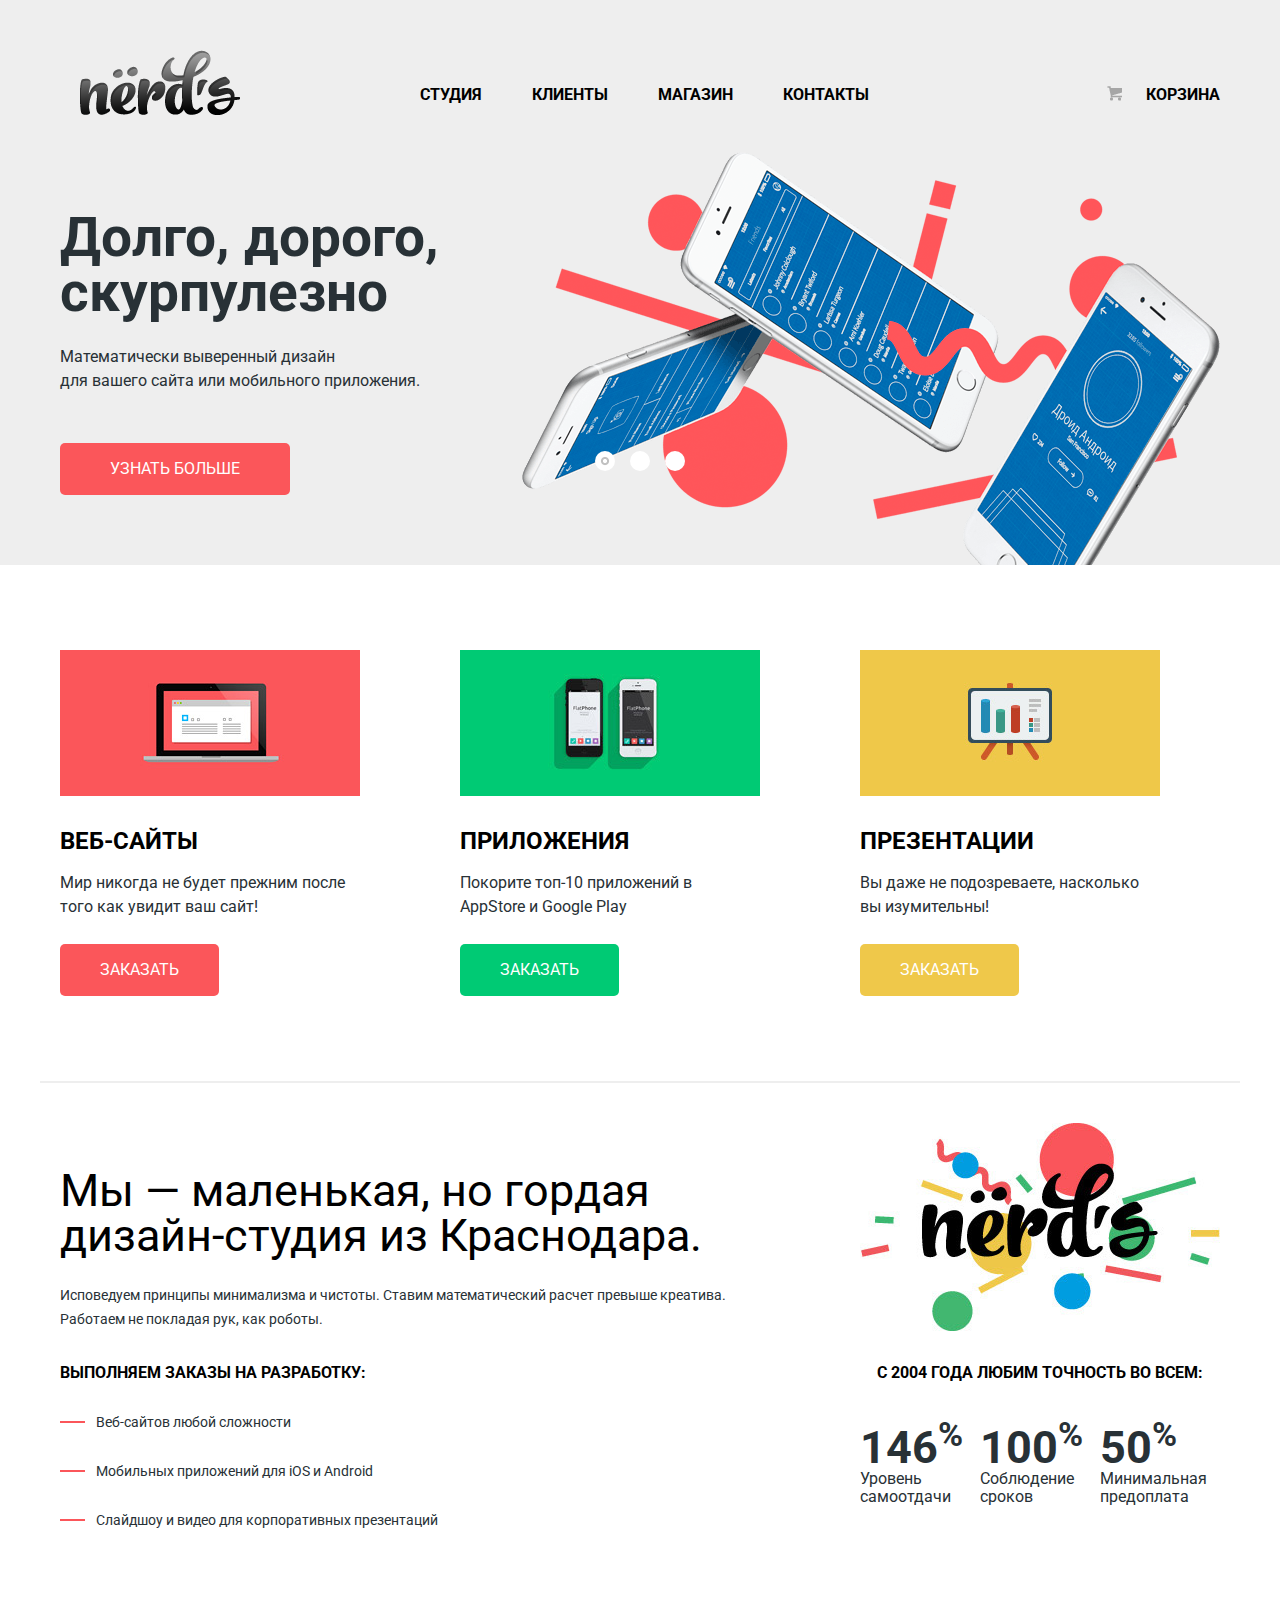
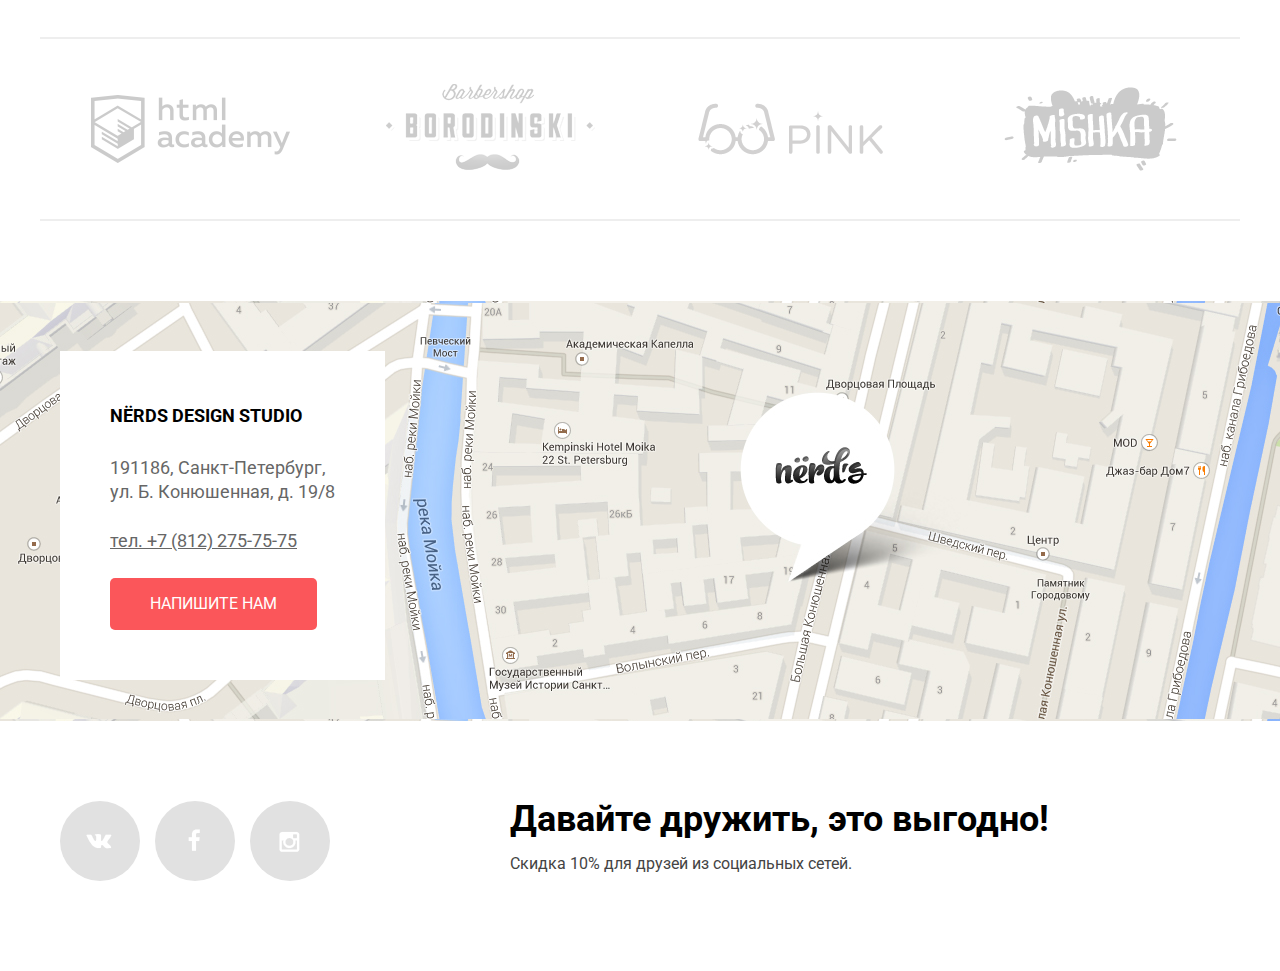
<file: index.html>
<!DOCTYPE html>
<html lang="ru">
  <head>
    <meta charset="utf-8">
    <title>Nerds - дизайн-студия из Краснодара</title>
    <link href="https://fonts.googleapis.com/css?family=Roboto:400,700&amp;subset=cyrillic" rel="stylesheet">
    <link rel="stylesheet" type="text/css" href="css/normailze.css">
    <link rel="stylesheet" type="text/css" href="css/main.css">
  </head>
  <body>
    <header class="main-header">
      <h1 class="visually-hidden">Дизайн-студия Nerds из Краснодара</h1>
      <nav class="main-navigation container clearfix">
        <ul class="site-nav">
          <li class="logolink">
            <span class="visually-hidden">На главную</span>
            <a>
              <img src="img/nerds-logo.png" width="160" height="65" alt="Логотип дизайн-студии из Краснодара Nerds">
            </a>
          </li>
          <li>
            <a href="">Студия</a>
          </li>
          <li>
            <a href="">Клиенты</a>
          </li>
          <li>
            <a href="catalog.html">Магазин</a>
          </li>
          <li>
            <a href="">Контакты</a>
          </li>
        </ul>
        <ul class="user-nav">
          <li class="basket">
            <a href="">Корзина</a>
          </li>
        </ul>
      </nav>
    </header>
    <main>
      <div class="section-features">
        <section class="custom-slider-1 container">
          <h2 class="visually-hidden">Преимущества студии</h2>
          <input type="radio" name="features" id="slide-1" checked>
          <input type="radio" name="features" id="slide-2">
          <input type="radio" name="features" id="slide-3">
          <ul class="slides">
            <li class="slide">
              <h3 class="title">Долго, дорого,<br> скурпулезно</h3>
              <p>Математически выверенный дизайн<br> для вашего сайта или мобильного приложения.</p>
              <a href="" class="btn"><span>Узнать больше</span></a>
            </li>
            <li class="slide">
              <h3 class="title">Любим математику<br> как никто другой</h3>
              <p>Математически выверенный дизайн<br> для вашего сайта или мобильного приложения.</p>
              <a href="" class="btn"><span>Узнать больше</span></a>
            </li>
            <li class="slide">
              <h3 class="title">Только ночь,<br> только хардкор</h3>
              <p>Работать днем, как все? Мы против этого.<br>
              Ближе к полуночи работа только начинается.</p>
              <a href="" class="btn"><span>Узнать больше</span></a>
            </li>
          </ul>
          <div class="toggles">
            <label for="slide-1">1 преимущество</label>
            <label for="slide-2">2 преимущество</label>
            <label for="slide-3">3 преимущество</label>
          </div>

        </section>
      </div>
      
      <section class="section-order container">
        <h2 class="visually-hidden">Сделать заказ:</h2>
        <ul class="list-order">
          <li>
            <img src="img/illustration-1.jpg" width="300" height="146" alt="Иллюстрация веб-сайты">
            <h3 class="title">Веб-сайты</h3>
            <p>Мир никогда не будет прежним после того как увидит ваш сайт!</p>
            <a class="btn" href="">Заказать</a>
          </li>
          <li>
            <img src="img/illustration-2.jpg" width="300" height="146" alt="Иллюстрация веб-сайты">
            <h3 class="title">Приложения</h3>
            <p>Покорите топ-10 приложений в AppStore и Google Play</p>
            <a class="btn btn-green" href="">Заказать</a>
          </li>
          <li>
            <img src="img/illustration-3.jpg" width="300" height="146" alt="Иллюстрация веб-сайты">
            <h3 class="title">Презентации</h3>
            <p>Вы даже не подозреваете, насколько вы изумительны!</p>
            <a class="btn btn-yellow" href="">Заказать</a>
          </li>
        </ul>
      </section>
      
      <section class="custom-columns-1 section-about container clearfix">
        <div class="column-left">
          <h2 class="visually-hidden">О нас</h2>
          <p class="title">Мы — маленькая, но гордая дизайн-студия из Краснодара.</p>
          <p>Исповедуем принципы минимализма и чистоты. Ставим математический расчет превыше креатива. Работаем не покладая рук, как роботы.</p>
        </div>
        <div class="column-right">
          <img src="img/nerds-illustration.jpg" width="360" height="208" alt="Иллюстрация с логотипом дизайн-студии из Краснодара Nerds">
        </div>
      </section>
      
      <div class="section-whatwedo custom-columns-1 clearfix container">
        <section class="column-left">
          <h2 class="title">Выполняем заказы на разработку:</h2>
          <ul class="custom-list-1">
            <li>Веб-сайтов любой сложности</li>
            <li>Мобильных приложений для iOS и Android</li>
            <li>Слайдшоу и видео для корпоративных презентаций</li>
          </ul>
        </section>
        <section class="column-right">
          <h2 class="visually-hidden">Наша статистика</h2>
          <table class="custom-table-1">
            <caption>С 2004 года любим точность во всем:</caption>
            <tr class="values">
              <td>146<sup>%</sup></td>
              <td>100<sup>%</sup></td>
              <td>50<sup>%</sup></td>
            </tr>
            <tr class="fields">
              <td>Уровень<br> самоотдачи</td>
              <td>Соблюдение<br> сроков</td>
              <td>Минимальная<br> предоплата</td>
            </tr>
          </table>
        </section>
      </div>
        
      <section class="section-clients container">
        <h2 class="visually-hidden">Наши клиенты</h2>
        <ul class="custom-list-2">
          <li>
            <a class="btn-client btn-client-htmlacademy" href="">HTMLACADEMY</a>
          </li>
          <li>
            <a class="btn-client btn-client-borodinky" href="">Барбершоп «Бородинский»</a>
          </li>
          <li>
            <a class="btn-client btn-client-pink" href="">Pink</a>
          </li>
          <li>
            <a class="btn-client btn-client-mishka" href="">Mishka</a>
          </li>
        </ul>
      </section>
    </main>

    <footer class="main-footer">
      <div class="container">
        <section class="section-contact">
          <h2 class="visually-hidden">Контакты</h2>
          <h3 class="visually-hidden">Название нашей дизайн-студии</h3>
          <p class="title">Nёrds design studio</p>
          <h3 class="visually-hidden">Адрес</h3>
          <p>191186, Санкт-Петербург,<br>
             ул. Б. Конюшенная, д. 19/8</p>
          <h3 class="visually-hidden">Телефон</h3>
          <p><a class="btn-tel" href="tel:">тел. +7 (812) 275-75-75</a></p>
          <a class="btn js-open-modal-content-message" href="login.html">Напишите нам</a>
        </section>
      </div>
      <div class="map" id="googlemap"></div>         
      <section class="container clearfix section-social">
        <h2 class="visually-hidden">Мы в социальных сетях</h2>
        <ul>
          <li>
            <a class="btn-social btn-social-vk" href=""><span>Вконтакте</span></a>
          </li>
          <li>
            <a class="btn-social btn-social-fb" href=""><span>Фейсбук</span></a>
          </li>
          <li>
            <a class="btn-social btn-social-inst" href=""><span>Инстаграмм</span></a>
          </li>
        </ul>
        <p class="text-big">Давайте дружить, это выгодно!</p>
        <p>Скидка 10% для друзей из социальных сетей.</p>
      </section>
    </footer>
    
    <section class="modal-content-message">
      <button type="button" class="modal-content-close">Закрыть</button>
      <h2 class="title">Напишите нам</h2>
      <form class="form-message" action="" method="post">
        <p class="small">
          <label for="name">Ваше имя:</label>
          <input id="email" type="text" name="name" placeholder="Представьтесь, пожалуйста">
        </p>
        <p class="small">
          <label for="email">Ваш e-mail:</label>
          <input id="email" type="text" name="email" placeholder="Для отправки ответа">
        </p>
        <p class="big">
          <label for="text">Текст письма:</label>
          <textarea id="text" name="text" placeholder="В свободной форме" rows="7"></textarea>
        </p>
        <button class="btn-submit" type="submit"><span></span>Отправить</button>
      </form>
    </section>
    <div class="overflow"></div>
    
    <script src="js/main.js"></script>
    
  </body>
</html>
</file>
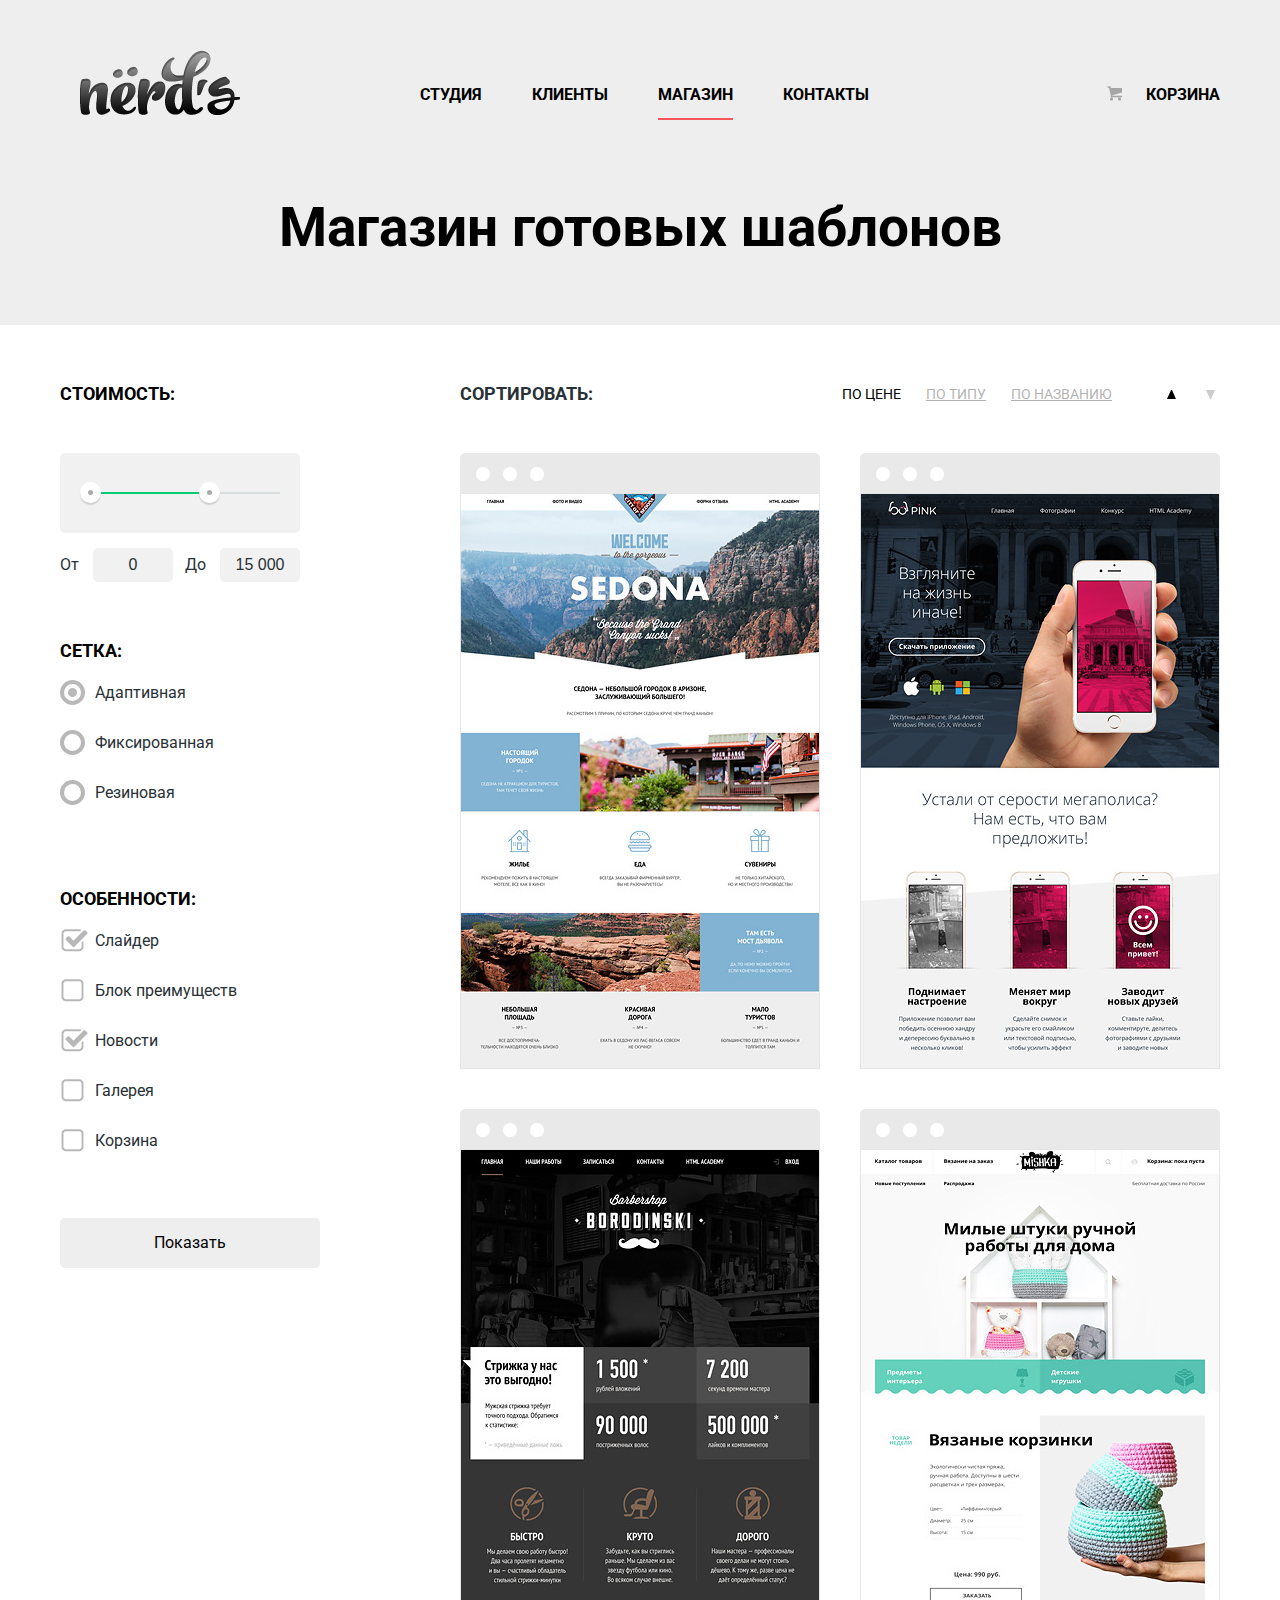
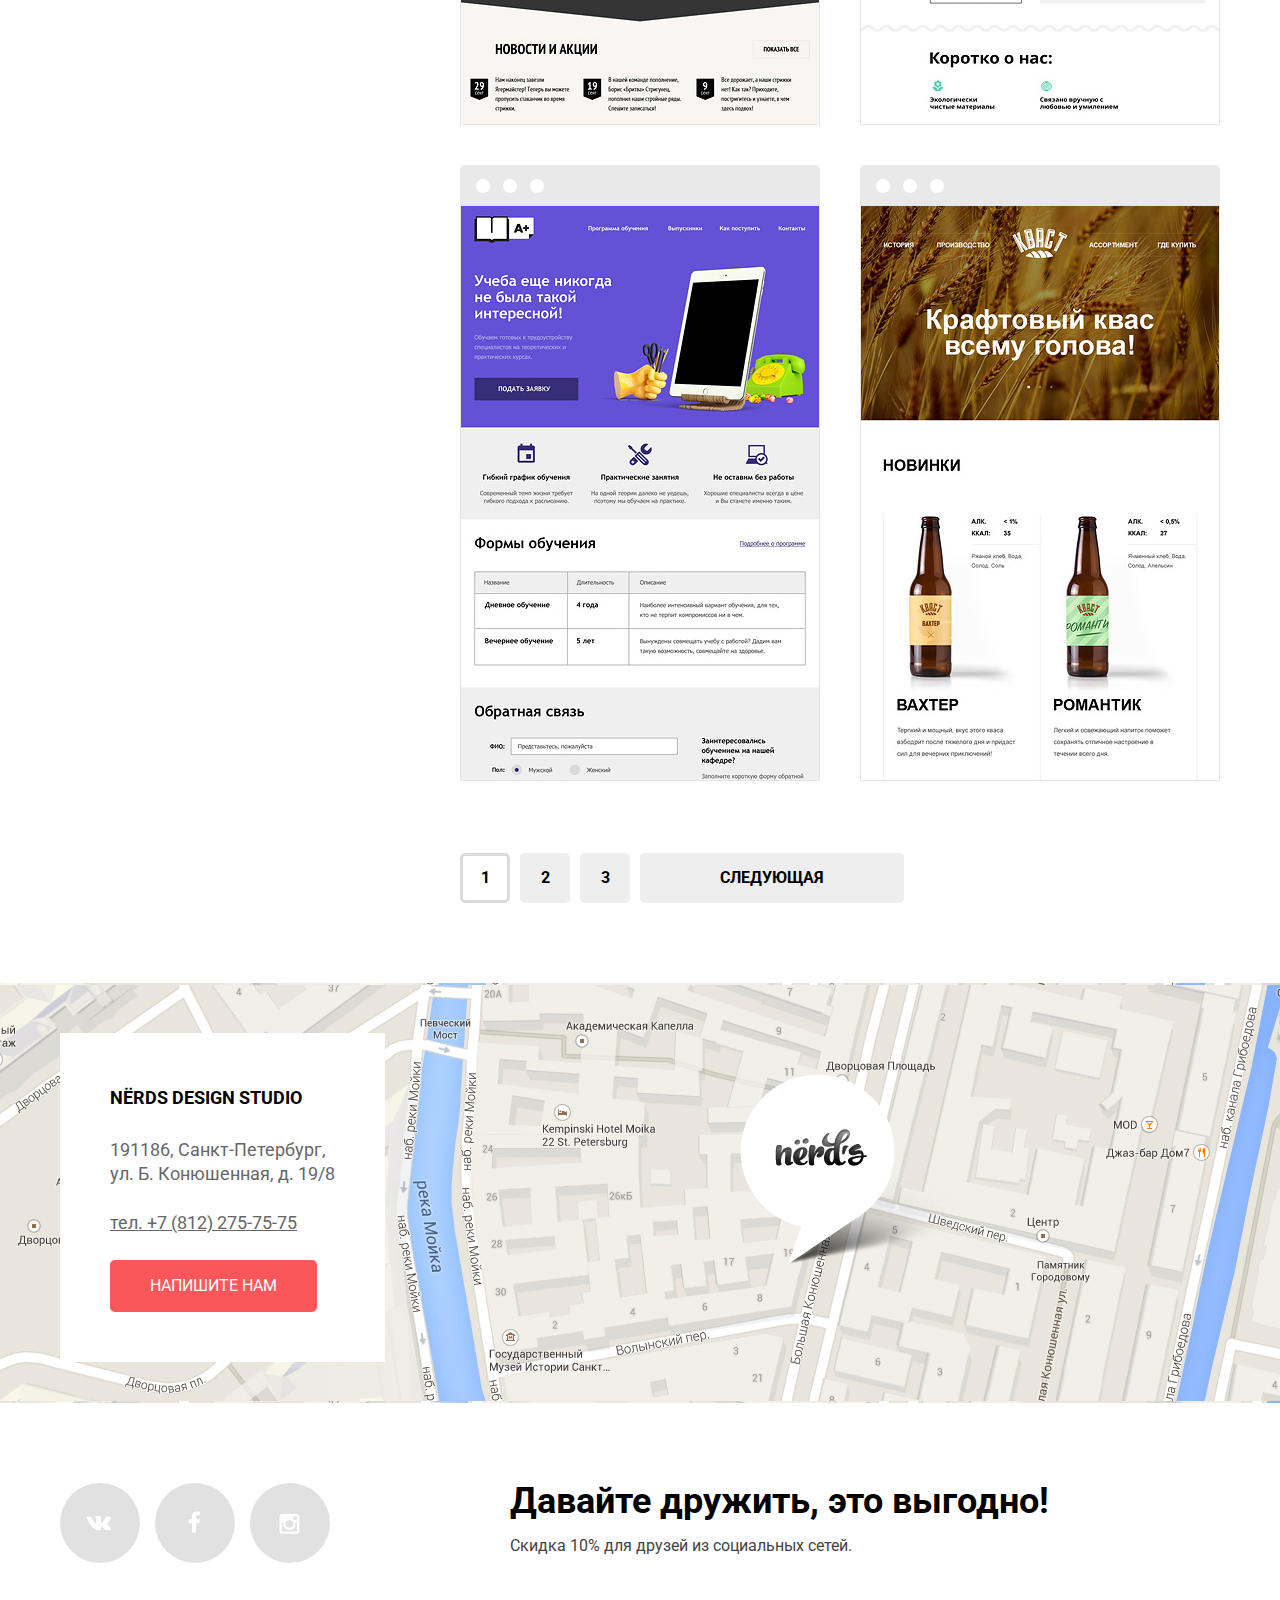
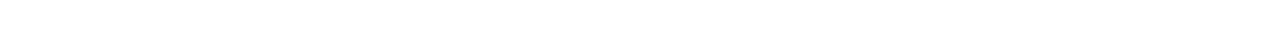
<file: catalog.html>
<!DOCTYPE html>
<html lang="ru">
  <head>
    <meta charset="utf-8">
    <title>Каталог макетов в дизайн-студии Nerds</title>
    <link href="https://fonts.googleapis.com/css?family=Roboto:400,700&amp;subset=cyrillic" rel="stylesheet">
    <link rel="stylesheet" type="text/css" href="css/normailze.css">
    <link rel="stylesheet" type="text/css" href="css/main.css">

  </head>
  <body class="page-catalog">
    <header class="main-header">
      <nav class="main-navigation container clearfix">
        <ul class="site-nav">
          <li class="logolink">
            <a href="index.html">
              <img src="img/nerds-logo.png" alt="Логотип дизайн-студии из Краснодара Nerds">
            </a>
          </li>
          <li>
            <a href="">Студия</a>
          </li>
          <li>
            <a href="">Клиенты</a>
          </li>
          <li class="current">
            <a>Магазин</a>
          </li>
          <li>
            <a href="">Контакты</a>
          </li>
        </ul>
        <ul class="user-nav">
          <li class="basket">
            <a href="">Корзина</a>
          </li>
        </ul>
      </nav>
    </header>
    <main>
      <section class="big-heading">
        <div class="conatiner">
          <h1 class="title">Магазин готовых шаблонов</h1>          
        </div>
      </section>
      
      <div class="container catalog-columns clearfix">
        <div class="column-left">
          <form class="catalog-form" action="" method="get">
            <fieldset>
              <legend>Стоимость:</legend>
              <div class="range-filter">
                <div class="range-controls">
                  <div class="scale">
                    <div class="bar" style="width: 70%;">
                      <div class="toggle min-toggle"></div>
                      <div class="toggle max-toggle"></div>
                    </div>
                  </div>
                </div>
                <div class="price-controls clearfix">
                  <label class="min-price">
                    От
                    <input type="text" value="0" name="min-price">   
                  </label>
                  <label class="max-price">
                    До
                    <input type="text" value="15 000" name="max-price">   
                  </label>
                </div>
              </div>
            </fieldset>
            <fieldset>
              <legend>Сетка:</legend>
              <p>
                <label for="adaptive">Адаптивная</label>
                <input id="adaptive" type="radio" name="adaptivity" value="adaptive" checked class="visually-hidden">
                <label class="radio-indicator" for="adaptive"></label>
              </p>
              <p>
                <label for="fixed">Фиксированная</label>
                <input id="fixed" type="radio" name="adaptivity" value="fixed" class="visually-hidden">
                <label class="radio-indicator" for="fixed"></label>
              </p>
              <p>
                <label for="responsive">Резиновая</label>
                <input id="responsive" type="radio" name="adaptivity" value="responsive" class="visually-hidden">
                <label class="radio-indicator" for="responsive"></label>
              </p>
            </fieldset>
            <fieldset>
              <legend>Особенности:</legend>
              <p>
                <label for="slider">Слайдер</label>
                <input id="slider" type="checkbox" name="features" value="slider" checked class="visually-hidden">
                <label for="slider" class="checkbox-indicator"></label>
              </p>
              <p>
                <label for="features-block">Блок преимуществ</label>
                <input id="features-block" type="checkbox" name="features" value="features-block" class="visually-hidden">
                <label for="features-block" class="checkbox-indicator"></label>
              </p>
              <p>
                <label for="news">Новости</label>
                <input id="news" type="checkbox" name="features" value="news" checked class="visually-hidden">
                <label for="news" class="checkbox-indicator"></label>
              </p>
              <p>
                <label for="gallery">Галерея</label>
                <input id="gallery" type="checkbox" name="features" value="gallery" class="visually-hidden">
                <label for="gallery" class="checkbox-indicator"></label>
              </p>
              <p>
                <label for="basket">Корзина</label>
                <input id="basket" type="checkbox" name="features" value="basket" class="visually-hidden">
                <label for="basket" class="checkbox-indicator"></label>
              </p>
            </fieldset>
            <button class="btn-submit" type="submit"><span>Показать</span></button>
          </form>
        </div>
        <div class="column-right">
          <div class="catalog-sort-row clearfix">
            <span class="title">Сортировать:</span>
            <ul class="sort-row-1">
              <li class="checked">
                <a class="lesser" href="" title="По убыванию">По убыванию</a>
              </li>
              <li>
                <a class="bigger" href="" title="По возростанию">По возрастанию</a>
              </li>
            </ul>
            <ul class="sort-row-2">
              <li class="checked">
                <a>По цене</a>
              </li>
              <li>
                <a href="">По типу</a>
              </li>
              <li>
                <a href="">По названию</a>
              </li>
            </ul>
          </div>
          <section class="section-products">
            <h2 class="visually-hidden">Готовые шаблоны:</h2>
            <h2 class="visually-hidden">Готовые шаблоны:</h2>
            <ul class="custom-list-products">
              <li>
                <article class="product-card">
                  <a href="">
                    <img src="img/img-sedona.jpg" alt="Sedona - информационный сайт для туристов">                    
                  </a>
                  <div class="description">
                    <h3 class="title">Sedona</h3>
                    <p><span class="product-category">Информационный сайт</span> для туристов</p>
                    <a class="btn" href=""><span class="visually-hidden">Купить по цене: </span>9 900 руб.</a>
                  </div>
                </article>
              </li>
              <li>
                <article class="product-card">
                  <a href="">
                    <img src="img/img-pink.jpg" alt="Pink app - продуктовый лендинг приложения для iOS и Android">
                  </a>
                  <div class="description">
                    <h3 class="title">Pink app</h3>
                    <p>Продуктовый <span class="product-category">лендинг</span> приложения для iOS и Android</p>
                    <a class="btn" href=""><span class="visually-hidden">Купить по цене: </span>9 900 руб.</a>
                  </div>
                </article>
              </li>
              <li>
                <article class="product-card">
                  <a href="">
                    <img src="img/img-barbershop.jpg" alt="Borodinsky - сайт салона красоты">                    
                  </a>
                  <div class="description">
                    <h3 class="title">Borodinsky</h3>
                    <p><span class="product-category">Сайт салона красоты</span>. Для мужчин, да</p>
                    <a class="btn" href=""><span class="visually-hidden">Купить по цене: </span>9 900 руб.</a>
                  </div>
                </article>
              </li>
              <li>
                <article class="product-card">
                  <a href="">
                    <img src="img/img-mishka.jpg" alt="Mishka - интернет-магазин вязаных игрушек">
                  </a>
                  <div class="description">
                    <h3 class="title">Mishka</h3>
                    <p><span class="product-category">Интернет-магазин</span> вязаных игрушек</p>
                    <a class="btn" href=""><span class="visually-hidden">Купить по цене: </span>9 900 руб.</a>
                  </div>
                </article>
              </li>
              <li>
                <article class="product-card">
                  <a href="">
                    <img src="img/img-aplus.jpg" alt="A plus - интернет-магазин вязаных игрушек">                    
                  </a>
                  <div class="description">
                    <h3 class="title">A plus</h3>
                    <p><span class="product-category">Лендинг</span> курсов повышения квалификации</p>
                    <a class="btn" href=""><span class="visually-hidden">Купить по цене: </span>9 900 руб.</a>
                  </div>
                </article>
              </li>
              <li>
                <article class="product-card">
                  <a href="">
                    <img src="img/img-kvast.jpg" alt="Кваст - промо-сайт производителя крафтового квасса">
                  </a>
                  <div class="description">
                    <h3 class="title">Кваст</h3>
                    <p><span class="product-category">Промо-сайт</span> производителя крафтового квасса</p>
                    <a class="btn" href=""><span class="visually-hidden">Купить по цене: </span>9 900 руб.</a>
                  </div>
                </article>
              </li>
            </ul>
          </section>
        </div>
      </div>
      <div class="container catalog-columns clearfix">
        <div class="column-right">
          <ul class="custom-list-pages">
            <li class="visually-hidden">
              <a class="prev" href="">Предыдущая</a>
            </li>
            <li class="current">
              <a><span class="visually-hidden">страница</span> <b>1</b></a>
            </li>
            <li>
              <a href=""><span class="visually-hidden">страница</span> <b>2</b></a>
            </li>
            <li>
              <a href=""><span class="visually-hidden">страница</span> <b>3</b></a>
            </li>
            <li>
              <a class="next" href=""><b>Следующая</b></a>
            </li>
          </ul>
        </div>
      </div>
    </main>

    <footer class="main-footer">
      <div class="container">
        <section class="section-contact">
          <h2 class="visually-hidden">Контакты</h2>
          <h3 class="visually-hidden">Название нашей дизайн-студии</h3>
          <p class="title">Nёrds design studio</p>
          <h3 class="visually-hidden">Адрес</h3>
          <p>191186, Санкт-Петербург,<br>
             ул. Б. Конюшенная, д. 19/8</p>
          <h3 class="visually-hidden">Телефон</h3>
          <p><a class="btn-tel" href="tel:">тел. +7 (812) 275-75-75</a></p>
          <a class="btn js-open-modal-content-message" href="">Напишите нам</a>
        </section>
      </div>
      <div class="map" id="googlemap"></div>         
      <section class="container clearfix section-social">
        <h2 class="visually-hidden">Мы в социальных сетях</h2>
        <ul>
          <li>
            <a class="btn-social btn-social-vk" href=""><span>Вконтакте</span></a>
          </li>
          <li>
            <a class="btn-social btn-social-fb" href=""><span>Фейсбук</span></a>
          </li>
          <li>
            <a class="btn-social btn-social-inst" href=""><span>Инстаграмм</span></a>
          </li>
        </ul>
        <p class="text-big">Давайте дружить, это выгодно!</p>
        <p>Скидка 10% для друзей из социальных сетей.</p>
      </section>
    </footer>
    
    <section class="modal-content-message">
      <button type="button" class="modal-content-close">Закрыть</button>
      <h2 class="title">Напишите нам</h2>
      <form class="form-message" action="" method="post">
        <p class="small">
          <label for="name">Ваше имя:</label>
          <input id="email" type="text" name="name" placeholder="Представьтесь, пожалуйста">
        </p>
        <p class="small">
          <label for="email">Ваш e-mail:</label>
          <input id="email" type="text" name="email" placeholder="Для отправки ответа">
        </p>
        <p class="big">
          <label for="text">Текст письма:</label>
          <textarea id="text" name="text" placeholder="В свободной форме" rows="7"></textarea>
        </p>
        <button class="btn-submit" type="submit"><span></span>Отправить</button>
      </form>
    </section>
    
    <div class="overflow"></div>
    
    <script src="js/main.js"></script>
    
  </body>
</html>
</file>
<file: css/main.css>
html,
body {
  margin: 0;
  padding: 0;
  
  font-size: 14px;
  line-height: 24px;
  color: #283136;
  font-weight: 400;
  font-family: "Roboto", "Arial", sans-serif;
}

/* Вспомогательные классы */

img {
  width: 100%;
  height: auto;
}

.clearfix::after {
  content: "";
  display: table;
  clear: both;
}

.visually-hidden { /* исправить */
  position: absolute; 
  overflow: hidden; 
  clip: rect(0 0 0 0); 
  height: 1px; width: 1px; 
  margin: -1px; padding: 0; border: 0; 
}

.visually-shown {
  display: block !important;
}

/* Сетки */

.container {
  padding-left: 20px !important;
  padding-right: 20px !important;
  margin-left: auto !important;
  margin-right: auto !important;
  
  width: 1160px !important;
}

.custom-columns-1 .column-left {
  float: left;
  width: 700px;
}

.custom-columns-1 .column-right {
  float: right;
  width: 360px;
}

.catalog-columns {
  margin: 60px 0px;
}

.catalog-columns .column-left {
  float: left;
  
  width: 260px;
}

.catalog-columns .column-right {
  float: right;

  width: 760px;
}

/* Элементы */

.btn {
  display: inline-block;
  padding: 17px 40px;
  
  color: #fff;
  font-size: 16px;
  line-height: 18px;
  text-decoration: none;
  text-transform: uppercase;
  
  background-color: #fb565a;
  
  border-radius: 5px;
  
  transition: 
    background-color .15s,
    color .15s,
    opacity 15s,
    box-shadow 15s;
}

.btn-green {
  background-color: #00ca74;
}

.btn-yellow {
  background-color: #efc84a;
}

.btn:hover {
  background-color: #e74246;
}

.btn-green:hover {
  background-color: #00bc6c;
}

.btn-yellow:hover {
  background-color: #eab534;
}

.btn span {
  transition: all .15s;
}

.btn:hover span {
  opacity: .3;
}

.btn:active {
  background-color: #d7373b;
  box-shadow: inset 0 3px 0 rgba(0, 0, 0, .3);
}

.btn-green:active {
  background-color: #00aa62;
}

.btn-yellow:active {
  background-color: #e5a722;
}

.custom-slider-1 {
  position: relative;
}

.custom-slider-1 .slides {
  margin: 0;
  padding: 0;
  
  font-size: 0;
  
  list-style: none;
}

.custom-slider-1 .slide {
  padding-top: 80px;
  
  display: none;
  
  font-size: 16px;
  line-height: 24px;
  
  background-repeat: no-repeat;
  background-position: right bottom;
  background-size: auto;
}


#slide-1:checked ~ .slides .slide:nth-child(1),
#slide-2:checked ~ .slides .slide:nth-child(2),
#slide-3:checked ~ .slides .slide:nth-child(3){
  display: block;
  
  animation: appear 1s;
}

.custom-slider-1 .slide:nth-child(1) {
  background-image: url("../img/slide1.png");
}
.custom-slider-1 .slide:nth-child(2) {
  background-image: url("../img/slide2.png");
}
.custom-slider-1 .slide:nth-child(3) {
  background-image: url("../img/slide3.png");
}

.custom-slider-1 .title {
  margin: 0;
  padding: 0;
  margin-bottom: 25px;
  font-size: 55px;
  line-height: 55px;
}

.custom-slider-1 p {
  margin: 0;
}

.custom-slider-1 .btn {
  display: inline-block;
  margin-top: 50px;
  margin-bottom: 70px;
  padding: 17px 50px;
  
  color: #fff;
  font-size: 16px;
  line-height: 18px;
  text-decoration: none;
  text-transform: uppercase;
  
  background-color: #fb565a;
  
  border-radius: 5px;
  
  transition: all .15s;
}

.custom-slider-1 .btn:hover {
  background-color: #e74246;
}

.custom-slider-1 .btn span {
  transition: all .15s;
}

.custom-slider-1 .btn:hover span {
  opacity: .3;
}

.custom-slider-1 .btn:active {
  background-color: #d7373b;
  box-shadow: inset 0 3px 0 rgba(0, 0, 0, .3);
}

.custom-slider-1 input[type=radio] {
  display: none;  
}

.custom-slider-1 .toggles {
  position: absolute;
  bottom: 90px;
  left: 50%;
  margin-left: -45px;
  
  font-size: 0;
}

.custom-slider-1 .toggles label {
  margin-right: 15px;
  
  display: inline-block;
  width: 20px;
  height: 20px;
  
  font-size: 0;
  
  border-radius: 50%;
  background-color: #fff;
  
  cursor: pointer;
  
  transition: background-image 3s;
}

.custom-slider-1 .toggles label:last-child {
  margin-right: 0;
}

#slide-1:checked ~ .toggles label[for="slide-1"],
#slide-2:checked ~ .toggles label[for="slide-2"],
#slide-3:checked ~ .toggles label[for="slide-3"] {
  background: #fff url("../img/sprite.png") -3px -308px no-repeat;
}

.list-order {
  margin: 0;
  padding: 0;
  font-size: 0;
}

.list-order li {
  margin-right: 100px;
  
  display: inline-block;
  width: 300px;
  
  font-size: 16px;
  line-height: 24px;
  color: #283136;
}

.list-order li:nth-child(3n) {
  margin-right: 0;
}

.list-order img {
  display: block;
  margin-bottom: 30px;
}

.list-order .title {
  margin: 0;
  margin-bottom: 15px;
  
  font-size: 24px;
  line-height: 30px;
  color: #000;
  text-transform: uppercase !important;
  font-weight: 700;
}

.list-order p {
  margin: 0;
  margin-bottom: 25px;
}

.custom-list-1 {
  margin: 0;
  padding: 0;
  list-style: none;
}

.custom-list-1 li {
  padding-left: 36px;
  margin-bottom: 25px;
  
  background: transparent url("../img/sprite.png") -2px -548px no-repeat;
}

.custom-list-2 {
  padding: 0;
  margin: 0;
  
  font-size: 0;
}

.custom-list-2 li {
  display: inline-block;
  margin-right: 40px;
}

.custom-list-2 li:nth-child(4n) {
  margin-right: 0;
}

.custom-table-1 {
  padding: 0;
  margin: 0;
  
  width: 100%;
  
  border-collapse: collapse;
}

.custom-table-1 caption {
  margin-bottom: 40px; 
  
  font-size: 16px;
  line-height: 24px;
  text-transform: uppercase;
  font-weight: 700;
  color: #000;
  text-align: center;
}

.custom-table-1 td {
  padding: 0;
  width: 33%;
}

.custom-table-1 .values {
  padding-left: 25px;
  
  font-size: 45px;
  line-height: 45px;
  font-weight: 700;
}

.custom-table-1 .fields {
  padding-left: 25px;
  
  font-size: 16px;
  line-height: 18px;
  font-weight: 400;
}

.btn-client {
  display: block;
  width: 260px;
  height: 180px;
  
  font-size: 0;
  
  background-position: center;
  background-size: auto;
  background-repeat: no-repeat;
  
  opacity: .2;
  transition: opacity .1s;
}

.btn-client:hover {
  opacity: 1;
}

.btn-client:active {
  opacity: .1;
}

.btn-client-htmlacademy {
  background-image: url("../img/logo-htmlacademy.png");
}

.btn-client-borodinky {
  background-image: url("../img/logo-borodinsky.png");
}

.btn-client-pink {
  background-image: url("../img/logo-pink.png");
}

.btn-client-mishka {
  background-image: url("../img/logo-mishka.png");
}

.btn-client img {
  display: block;
}

.custom-list-products {
  margin: 0;
  padding: 0;
  font-size: 0;
  list-style: none;
}

.custom-list-products li {
  display: inline-block;
  margin-right: 40px;
  margin-bottom: 40px;
}

.custom-list-products li:nth-child(2n) {
  margin-right: 0;
}

.custom-list-products li:nth-last-child(1),
.custom-list-products li:nth-last-child(2) {
  margin-bottom: 0;
}

.product-card {
  position: relative;
  padding-top: 40px;
  
  background-color: #e9e9e9;

  border-top-left-radius: 5px;
  border-top-right-radius: 5px;
  
  overflow: hidden;
  
  transition:
    background-color .1s,
    box-shadow .3s;
}

.product-card::before {
  content: "";
  
  position: absolute;
  top: 0;
  left: 15px;
  
  display: block;
  width: 70px;
  height: 40px;
  
  background: transparent url("../img/sprite.png") -5px -256px repeat;
}

.product-card:hover {
  background-color: #4d4d4d;
  box-shadow: 0 6px 15px rgba(0, 0, 0, .25);
}

.product-card > a {
  display: block;
  width: 360px;
}

.product-card > a img {
  display: block;
}

.product-card .description {
  position: absolute;
  left: 0;
  bottom: 0;
  padding: 35px 60px;
  
  font-size: 16px;
  line-height: 18px;
  color: #666666;
  text-align: center;
  
  background-color: #eee;
  
  transform: translateY(100%);
  opacity: 0;
  transition: transform ease-in-out .3s,
    opacity ease-in-out .3s;
}

.product-card:hover .description {
  transform: translateY(0);
  opacity: 1;
}

.product-card .title {
  padding: 0;
  margin: 0;
  margin-bottom: 20px;
  
  font-size: 18px;
  line-height: 30px;
  color: #000;
  text-transform: uppercase;
}

.product-card p {
  margin: 0;
  margin-bottom: 30px;
}

.product-card .btn {
  padding-left: 0;
  padding-right: 0;

  width: 200px;
}

.catalog-form {
  margin: 0;
  padding: 0;
  
  font-size: 16px;
  line-height: 20px;
  color: #283136;
}

.catalog-form fieldset {
  padding: 0;
  margin: 0;
  border: none;
}

.catalog-form fieldset {
  margin-bottom: 60px;
}

.catalog-form fieldset:last-of-type {
  margin-bottom: 40px;
}

.catalog-form legend {
  margin: 0;
  padding: 0;
  margin-bottom: 20px;

  font-size: 18px;
  line-height: 18px;
  color: #000;
  text-transform: uppercase;
  font-weight: 700;
}

.catalog-form p {
  position: relative;
  
  margin: 0;
  padding: 0;
  padding-left: 35px;
  margin-bottom: 25px;
}

.catalog-form label {
  line-height: 25px;
  cursor: pointer;
}

.catalog-form .radio-indicator {
  position: absolute;
  left: 0;
  top: 0;
  
  display: block;
  width: 17px;
  height: 17px;
  
  border: 4px solid #b8b8b8;
  border-radius: 50%;
  
  cursor: pointer;
}

.catalog-form .radio-indicator::after {
  content: "";
  position: absolute;
  left: 0;
  top: 0;
  
  display: block;
  width: 16px;
  height: 16px;
  
  background-size: auto;
  background-position: -5px 4px;
  background-repeat: no-repeat;
  background-image: url("../img/sprite.png");
  opacity: 0;

  transition: opacity .2s;
}

.catalog-form input[type="radio"]:checked + .radio-indicator::after {
  opacity: 1;
}

.catalog-form .checkbox-indicator {
  position: absolute;
  left: 0;
  top: 0;
  
  display: block;
  width: 29px;
  height: 25px;

  background: transparent url("../img/sprite.png") 1px -38px no-repeat;
  transition: background .1s;
}

.catalog-form input[type="checkbox"]:checked + .checkbox-indicator {
  background: transparent url("../img/sprite.png") 1px -90px no-repeat;
}

.btn-submit {
  display: block;
  width: 100%;
  
  margin: 0;
  padding: 0;
  padding-top: 16px;
  padding-bottom: 16px;
  
  font-family: "Roboto", "Arial", sans-serif;
  font-size: 16px;
  line-height: 18px;
  color: #000;
  
  background-color: #eee;
  border: none;
  border-radius: 5px;
  
  cursor: pointer;

  transition: 
    background-color .1s,
    box-shadow .1s;
}

.btn-submit:hover {
  background-color: #dfdfdf;
}

.btn-submit:active {
  background-color: #d5d5d5;
  box-shadow: inset 0 3px 0px rgba(0, 0, 0, .1);
}

.btn-submit span {
  transition: opacity .1s;
}

.btn-submit:active span {
  opacity: .3;
}

.modal-content-message .btn-submit {
  display: inline-block;
  margin-top: 50px;
  padding-left: 80px;
  padding-right: 80px;

  width: auto;
  
  color: #fff;
  text-transform: uppercase;
  
  background-color: #fb565a;
}

.modal-content-message .btn-submit:hover {
  background-color: #e74246;
}

.modal-content-message .btn-submit:active {
  background-color: #d7373b;
}

.modal-content-message .btn-submit:hover {}

.range-filter {
  width: 240px;
}

.page-catalog .range-filter {
  margin-top: 30px;
}

.range-filter .range-controls {
  position: relative;
  
  margin-bottom: 15px;
  padding: 0 20px;
  
  height: 80px;
  
  background-color: #f1f1f1;
  border-radius: 5px;
  overflow: hidden;
  
}

.range-filter .scale {
  margin-top: 39px;
  height: 2px;
  background-color: #d7dcde;
}

.range-controls .bar {
  position: relative;
  height: 2px;
  background-color: #00ca74;
}

.range-controls .toggle {
  position: absolute;
  top: -10px;
  
  width: 5px;
  height: 5px;
  
  border: 8px solid #fff;
  border-radius: 50%;
  
  background-color: #ababab;
  
  box-shadow: 0 2px 1px 0 #cfcfcf;

  cursor: ew-resize;
}

.range-controls .min-toggle {
  left: 0;
}

.range-controls .max-toggle {
  right: 0px;
}

.price-controls label {
  display: block;
}

.price-controls .min-price {
  float: left;
}

.price-controls .max-price {
  float: right;
}

.price-controls input {
  padding: 8px 10px;

  width: 60px;
  margin-left: 10px;
  
  font-size: 16px;
  font-weight: 300;
  font-style: normal;
  text-align: center;
  color: #283136;
  border-radius: 5px;
  
  border: none;
  
  background-color: #f1f1f1;
}

.page-catalog .catalog-sort-row {
  margin-bottom: 42px;
}

.catalog-sort-row .title {
  float: left;
  
  display: block;
  
  font-size: 18px;
  line-height: 18px;
  font-weight: 700;
  text-transform: uppercase;
}

.sort-row-1,
.sort-row-2 {
  padding: 0;
  margin: 0;
  font-size: 0;
}

.page-catalog .sort-row-1,
.page-catalog .sort-row-2 {
  float: right;
}

.page-catalog .sort-row-2 {
  margin-right: 50px;
}

.sort-row-1 li,
.sort-row-2 li {
  display: inline-block;
}

.sort-row-1 a,
.sort-row-2 a {
  display: block;
}

.sort-row-1 li {
  margin-right: 20px;
}

.sort-row-1 li:last-child {
  margin-right: 0;
}

.sort-row-1 a {
  display: block;
  width: 19px;
  height: 18px;
  
  background-repeat: no-repeat;
  background-size: auto;
  background-repeat: no-repeat;
  background-image: url("../img/sprite.png");
  
  opacity: .2;
  transition: opacity .1s;
}

.sort-row-1 a:hover {
  opacity: .4;
}

.sort-row-1 a:active,
.sort-row-1 .checked a {
  opacity: 1;
}

.sort-row-1 .bigger {
  background-position: -4px -187px;
}

.sort-row-1 .lesser {
  background-position: -4px -226px;
}

.sort-row-2 li {
  margin-right: 25px;
}

.sort-row-2 li:last-child {
  margin-right: 0;
}

.sort-row-2 a {
  font-size: 14px;
  line-height: 18px;
  color: #000;
  text-transform: uppercase;
  text-decoration: underline;
  
  opacity: .3;

  transition: opacity .1s;
}

.sort-row-2 a:hover {
  text-decoration: none;
}

.sort-row-2 .checked a {
  text-decoration: none;
  opacity: 1;
}

.sort-row .sort-row-1,
.sort-row .sort-row-2 {
  float: right;
}

.custom-list-pages {
  margin: 0;
  padding: 0;
  font-size: 0;
  list-style: none;
}

.custom-list-pages li {
  display: inline-block;
  margin-right: 10px;
}

.custom-list-pages li:last-child {
  margin-right: 0;
}

.custom-list-pages a {
  display: block;
  width: 50px;
  
  font-size: 16px;
  line-height: 50px;
  text-transform: uppercase;
  text-decoration: none;
  color: #000;
  text-align: center;
  
  border-radius: 5px;
  
  background-color: #eee;
  transition: 
    background-color .1s,
    box-shadow .1s;
}

.custom-list-pages a b {
  opacity: 1;
  transition: opacity .1s;
}

.custom-list-pages a:hover {
  background-color: #dfdfdf;
}

.custom-list-pages a:active {
  box-shadow: inset 0 3px 0 rgba(0, 0, 0, .1);
  background-color: #d5d5d5;
}

.custom-list-pages a:active b {
  opacity .3;
}

.custom-list-pages .current a {
  width: 44px;
  line-height: 44px;
  
  background-color: #fff;
  border: 3px solid #dbdbdb;
}

.custom-list-pages .current a:active {
  box-shadow: none;
}

.custom-list-pages .prev,
.custom-list-pages .next {
  width: auto;
  padding-left: 80px;
  padding-right: 80px;
}

.modal-content-close {
  position: absolute;

  display: block;
  width: 30px;
  height: 30px;
  
  font-size: 0;
  background: transparent url("../img/sprite.png") 2px -496px no-repeat;
  
  border: none;
  outline: none;
  cursor: pointer;
  
  opacity: .7;
  transition: opacity .25s;
}

.modal-content-close:hover {
  opacity: 1;
}

.modal-content-close:active {
  opacity: .5;
}

.modal-content-message .modal-content-close {
  right: 90px;
  top: 75px;
}

.modal-content-message .title {
  font-size: 45px;
  line-height: 45px;
  font-weight: 700;
  text-transform: none;
}

.modal-content-message {
  position: fixed;
  top: 20px;
  left: 50%;
  z-index: 10;
  
  display: none;  
  margin-left: -480px;
  padding: 70px 100px;
  
  background-color: #fff;
  box-shadow: 0 20px 40px rgba(0, 0, 0, .75);
  
  animation: appear .2s;
}

.form-message {
  margin: 0;
  padding: 0;

  display: block;
  width: 760px;
  
  font-size: 0;
  
}

.form-message p {
  display: inline-block;
}

.form-message .small {
  margin-right: 40px;
  margin-bottom: 40px;
  width: 360px;
}

.form-message .small:nth-child(2n) {
  margin-right: 0;
}

.form-message .big {
  width: 760px;
}

.form-message label {
  display: block;
  
  margin-bottom: 10px;
  
  font-size: 16px;
  line-height: 18px;
  font-weight: 700;
}

.form-message input[type="text"],
.form-message textarea {
  display: block;
  width: 100%;
  box-sizing: border-box;
  
  padding: 15px;
  
  font-size: 16px;
  line-height: 18px;
  font-family: "Roboto", "Arial", sans-serif;
  font-weight: 400;
  text-transform: none;
  text-decoration: none;
  color: #444;
  
  outline: none;
  border: 2px solid #d7dcde;
  border-radius: 5px;
}

.form-message textarea {
  resize: vertical;
}

.overflow {
  position: fixed;
  top: 0;
  left: 0;
  
  display: none;
  width: 100%;
  height: 100%;
  
  background-color: #838383;
  background-color: rgba(0, 0, 0, .9);
  
  animation: appear .3s;
}

/* Элементы главные */

.main-header {
  background-color: #eee;
}

.main-navigation ul {
  position: relative;
  
  margin: 0;
  padding: 0;
  padding-top: 50px;
  padding-bottom: 20px;
  
  font-size: 0;
  list-style: none;
}

.main-navigation li {
  display: inline-block;
  vertical-align: top;
  padding-top: 30px;
}

.main-navigation a {
  display: block;
  
  color: #000;
  font-size: 16px;
  line-height: 30px;
  font-weight: 700;
  text-transform: uppercase;
  text-decoration: none;
  
  transition: color .1s;
}

.main-navigation a:hover {
  color: #fb565a;
}

.main-navigation a:active {
  color: #a6a6a6;
}

.main-navigation .current a {
  position: relative;
}

.main-navigation .current a::after {
  content: "";

  position: absolute;
  bottom: -10px;
  
  display: block;
  width: 100%;
  height: 2px;
  
  background-color: #fb565a;
}

ul.site-nav {
  float: left;
  max-width: 600px;
  padding-left: 360px;
  padding-bottom: 5px;
}

.site-nav .logolink {
  position: absolute;
  left: 20px;
  top: 20px;
  
  opacity: 1;
  transition: opacity .1s;
}

.site-nav .logolink:hover {
  opacity: .8;
}

.site-nav .logolink:active {
  opacity: .3;
}

.site-nav .logolink a {
  width: 160px;
  height: 65px;
  
  cursor: pointer;
}

.site-nav .logolink img {
  display: block;
}

.site-nav li {
  margin-right: 50px;
}

.site-nav li:last-child {
  margin-right: 0px;
}

.user-nav {
  float: right;
}

.user-nav .basket a {
  padding-left: 40px;
  background: transparent url("../img/sprite.png") -5px -141px no-repeat;
}

.main-footer {
  margin-top: 80px;
  position: relative;
}

.main-footer .section-contact {
  position: absolute;
  left: auto !important;
  top: 50px;
  
  display: block;
  padding: 50px;
  
  background-color: #fff;
  
}
.section-contact .title {
  margin: 0;
  
  margin-bottom: 25px;
  
  font-size: 18px;
  line-height: 30px;
  color: #000;
  text-transform: uppercase;
  font-weight: 700;
}

.section-contact p {
  margin: 0;
  margin-bottom: 25px;
  display: block;
  
  font-size: 18px;
  line-height: 24px;
  color: #666;
  text-transform: none;
}

.btn-tel {
  color: #666;
}

.btn-tel:hover {
  text-decoration: none;
}

.main-footer .map {
  display: block;
  width: 100%;
  height: 420px;
  background: #eee url("../img/map.jpg") center repeat;
}

.section-social {
  padding-top: 80px;
  padding-bottom: 80px;
  font-size: 16px;
  line-height: 22px;
  color: #444;
}

.section-social ul {
  float: left;
  
  margin: 0;
  margin-right: 180px;
  padding: 0;
  font-size: 0;
}

.section-social li {
  display: inline-block;
  margin-right: 15px;
}

.section-social li:last-child {
  margin-right: 0;
}

.btn-social {
  padding-top: 20px;
  display: block;
  width: 80px;
  height: 60px;

  background-color: #e1e1e1;
  
  border-radius: 50%;
  
  transition: background-color .1s;
}

.btn-social:hover {
  background-color: #e74246;
}

.btn-social:active {
  background-color: #d7373b;
  box-shadow: inset 0 3px 3px rgba(0, 0, 0, .1)
}

.btn-social span {
  display: block;
  width: 40px;
  height: 40px;
  margin-left: auto;
  margin-right: auto;
  
  background-repeat: no-repeat;
  background-size: auto;
  background-image: url("../img/sprite.png");
  
  transition: opacity .1s;
}

.btn-social:active span {
  opacity: .3;
}

.btn-social-vk span {
  background-position: 6px -442px;
}

.btn-social-fb span {
  background-position: 6px -395px;
}

.btn-social-inst span {
  background-position: 6px -342px;;
}

.main-footer .text-big {
  margin: 0;
  font-size: 36px;
  line-height: 36px;
  font-weight: 700;
  color: #000;
}


/* страница Главная */

.section-features {
  background-color: #eee;
}

.section-order {
  padding: 85px 0;
  border-bottom: 2px solid #eee;
}

.section-about {
  position: relative;
  
  padding-top: 85px;
  margin-bottom: 30px;  
}

.section-about .title {
  margin: 0;
  margin-bottom: 25px;
  
  font-size: 45px;
  line-height: 45px;
  color: #000;
}

.section-about p {
  margin: 0;
  padding-right: 30px;
}

.section-about img {
  position: absolute;
  top: 40px;
  right: 20px;
  
  width: 360px;
  height: 208px;
}

.section-whatwedo {
  padding-bottom: 80px;
  border-bottom: 2px solid #eee;
}

.section-whatwedo .title {
  margin: 0;
  margin-bottom: 25px;
  
  font-size: 16px;
  line-height: 24px;
  color: #000;
  font-weight: 700;
  text-transform: uppercase;
}

.section-clients {
  border-bottom: 2px solid #eee;
}

/* страница Каталог */

.big-heading {
  padding-top: 70px;
  padding-bottom: 70px;
  background-color: #eee;
}

.big-heading .title {
  padding: 0;
  margin: 0;
  
  font-size: 55px;
  line-height: 55px;
  color: #000;
  font-weight: 700;  

  text-align: center;
}

/* Анимации */

@keyframes appear {
  0%   { opacity: 0; }
  100% { opacity: 1; }
}
</file>
<file: css/normailze.css>
/*! normalize.css v7.0.0 | MIT License | github.com/necolas/normalize.css */

/* Document
   ========================================================================== */

/**
 * 1. Correct the line height in all browsers.
 * 2. Prevent adjustments of font size after orientation changes in
 *    IE on Windows Phone and in iOS.
 */

html {
  line-height: 1.15; /* 1 */
  -ms-text-size-adjust: 100%; /* 2 */
  -webkit-text-size-adjust: 100%; /* 2 */
}

/* Sections
   ========================================================================== */

/**
 * Remove the margin in all browsers (opinionated).
 */

body {
  margin: 0;
}

/**
 * Add the correct display in IE 9-.
 */

article,
aside,
footer,
header,
nav,
section {
  display: block;
}

/**
 * Correct the font size and margin on `h1` elements within `section` and
 * `article` contexts in Chrome, Firefox, and Safari.
 */

h1 {
  font-size: 2em;
  margin: 0.67em 0;
}

/* Grouping content
   ========================================================================== */

/**
 * Add the correct display in IE 9-.
 * 1. Add the correct display in IE.
 */

figcaption,
figure,
main { /* 1 */
  display: block;
}

/**
 * Add the correct margin in IE 8.
 */

figure {
  margin: 1em 40px;
}

/**
 * 1. Add the correct box sizing in Firefox.
 * 2. Show the overflow in Edge and IE.
 */

hr {
  box-sizing: content-box; /* 1 */
  height: 0; /* 1 */
  overflow: visible; /* 2 */
}

/**
 * 1. Correct the inheritance and scaling of font size in all browsers.
 * 2. Correct the odd `em` font sizing in all browsers.
 */

pre {
  font-family: monospace, monospace; /* 1 */
  font-size: 1em; /* 2 */
}

/* Text-level semantics
   ========================================================================== */

/**
 * 1. Remove the gray background on active links in IE 10.
 * 2. Remove gaps in links underline in iOS 8+ and Safari 8+.
 */

a {
  background-color: transparent; /* 1 */
  -webkit-text-decoration-skip: objects; /* 2 */
}

/**
 * 1. Remove the bottom border in Chrome 57- and Firefox 39-.
 * 2. Add the correct text decoration in Chrome, Edge, IE, Opera, and Safari.
 */

abbr[title] {
  border-bottom: none; /* 1 */
  text-decoration: underline; /* 2 */
  text-decoration: underline dotted; /* 2 */
}

/**
 * Prevent the duplicate application of `bolder` by the next rule in Safari 6.
 */

b,
strong {
  font-weight: inherit;
}

/**
 * Add the correct font weight in Chrome, Edge, and Safari.
 */

b,
strong {
  font-weight: bolder;
}

/**
 * 1. Correct the inheritance and scaling of font size in all browsers.
 * 2. Correct the odd `em` font sizing in all browsers.
 */

code,
kbd,
samp {
  font-family: monospace, monospace; /* 1 */
  font-size: 1em; /* 2 */
}

/**
 * Add the correct font style in Android 4.3-.
 */

dfn {
  font-style: italic;
}

/**
 * Add the correct background and color in IE 9-.
 */

mark {
  background-color: #ff0;
  color: #000;
}

/**
 * Add the correct font size in all browsers.
 */

small {
  font-size: 80%;
}

/**
 * Prevent `sub` and `sup` elements from affecting the line height in
 * all browsers.
 */

sub,
sup {
  font-size: 75%;
  line-height: 0;
  position: relative;
  vertical-align: baseline;
}

sub {
  bottom: -0.25em;
}

sup {
  top: -0.5em;
}

/* Embedded content
   ========================================================================== */

/**
 * Add the correct display in IE 9-.
 */

audio,
video {
  display: inline-block;
}

/**
 * Add the correct display in iOS 4-7.
 */

audio:not([controls]) {
  display: none;
  height: 0;
}

/**
 * Remove the border on images inside links in IE 10-.
 */

img {
  border-style: none;
}

/**
 * Hide the overflow in IE.
 */

svg:not(:root) {
  overflow: hidden;
}

/* Forms
   ========================================================================== */

/**
 * 1. Change the font styles in all browsers (opinionated).
 * 2. Remove the margin in Firefox and Safari.
 */

button,
input,
optgroup,
select,
textarea {
  font-family: sans-serif; /* 1 */
  font-size: 100%; /* 1 */
  line-height: 1.15; /* 1 */
  margin: 0; /* 2 */
}

/**
 * Show the overflow in IE.
 * 1. Show the overflow in Edge.
 */

button,
input { /* 1 */
  overflow: visible;
}

/**
 * Remove the inheritance of text transform in Edge, Firefox, and IE.
 * 1. Remove the inheritance of text transform in Firefox.
 */

button,
select { /* 1 */
  text-transform: none;
}

/**
 * 1. Prevent a WebKit bug where (2) destroys native `audio` and `video`
 *    controls in Android 4.
 * 2. Correct the inability to style clickable types in iOS and Safari.
 */

button,
html [type="button"], /* 1 */
[type="reset"],
[type="submit"] {
  -webkit-appearance: button; /* 2 */
}

/**
 * Remove the inner border and padding in Firefox.
 */

button::-moz-focus-inner,
[type="button"]::-moz-focus-inner,
[type="reset"]::-moz-focus-inner,
[type="submit"]::-moz-focus-inner {
  border-style: none;
  padding: 0;
}

/**
 * Restore the focus styles unset by the previous rule.
 */

button:-moz-focusring,
[type="button"]:-moz-focusring,
[type="reset"]:-moz-focusring,
[type="submit"]:-moz-focusring {
  outline: 1px dotted ButtonText;
}

/**
 * Correct the padding in Firefox.
 */

fieldset {
  padding: 0.35em 0.75em 0.625em;
}

/**
 * 1. Correct the text wrapping in Edge and IE.
 * 2. Correct the color inheritance from `fieldset` elements in IE.
 * 3. Remove the padding so developers are not caught out when they zero out
 *    `fieldset` elements in all browsers.
 */

legend {
  box-sizing: border-box; /* 1 */
  color: inherit; /* 2 */
  display: table; /* 1 */
  max-width: 100%; /* 1 */
  padding: 0; /* 3 */
  white-space: normal; /* 1 */
}

/**
 * 1. Add the correct display in IE 9-.
 * 2. Add the correct vertical alignment in Chrome, Firefox, and Opera.
 */

progress {
  display: inline-block; /* 1 */
  vertical-align: baseline; /* 2 */
}

/**
 * Remove the default vertical scrollbar in IE.
 */

textarea {
  overflow: auto;
}

/**
 * 1. Add the correct box sizing in IE 10-.
 * 2. Remove the padding in IE 10-.
 */

[type="checkbox"],
[type="radio"] {
  box-sizing: border-box; /* 1 */
  padding: 0; /* 2 */
}

/**
 * Correct the cursor style of increment and decrement buttons in Chrome.
 */

[type="number"]::-webkit-inner-spin-button,
[type="number"]::-webkit-outer-spin-button {
  height: auto;
}

/**
 * 1. Correct the odd appearance in Chrome and Safari.
 * 2. Correct the outline style in Safari.
 */

[type="search"] {
  -webkit-appearance: textfield; /* 1 */
  outline-offset: -2px; /* 2 */
}

/**
 * Remove the inner padding and cancel buttons in Chrome and Safari on macOS.
 */

[type="search"]::-webkit-search-cancel-button,
[type="search"]::-webkit-search-decoration {
  -webkit-appearance: none;
}

/**
 * 1. Correct the inability to style clickable types in iOS and Safari.
 * 2. Change font properties to `inherit` in Safari.
 */

::-webkit-file-upload-button {
  -webkit-appearance: button; /* 1 */
  font: inherit; /* 2 */
}

/* Interactive
   ========================================================================== */

/*
 * Add the correct display in IE 9-.
 * 1. Add the correct display in Edge, IE, and Firefox.
 */

details, /* 1 */
menu {
  display: block;
}

/*
 * Add the correct display in all browsers.
 */

summary {
  display: list-item;
}

/* Scripting
   ========================================================================== */

/**
 * Add the correct display in IE 9-.
 */

canvas {
  display: inline-block;
}

/**
 * Add the correct display in IE.
 */

template {
  display: none;
}

/* Hidden
   ========================================================================== */

/**
 * Add the correct display in IE 10-.
 */

[hidden] {
  display: none;
}
</file>
